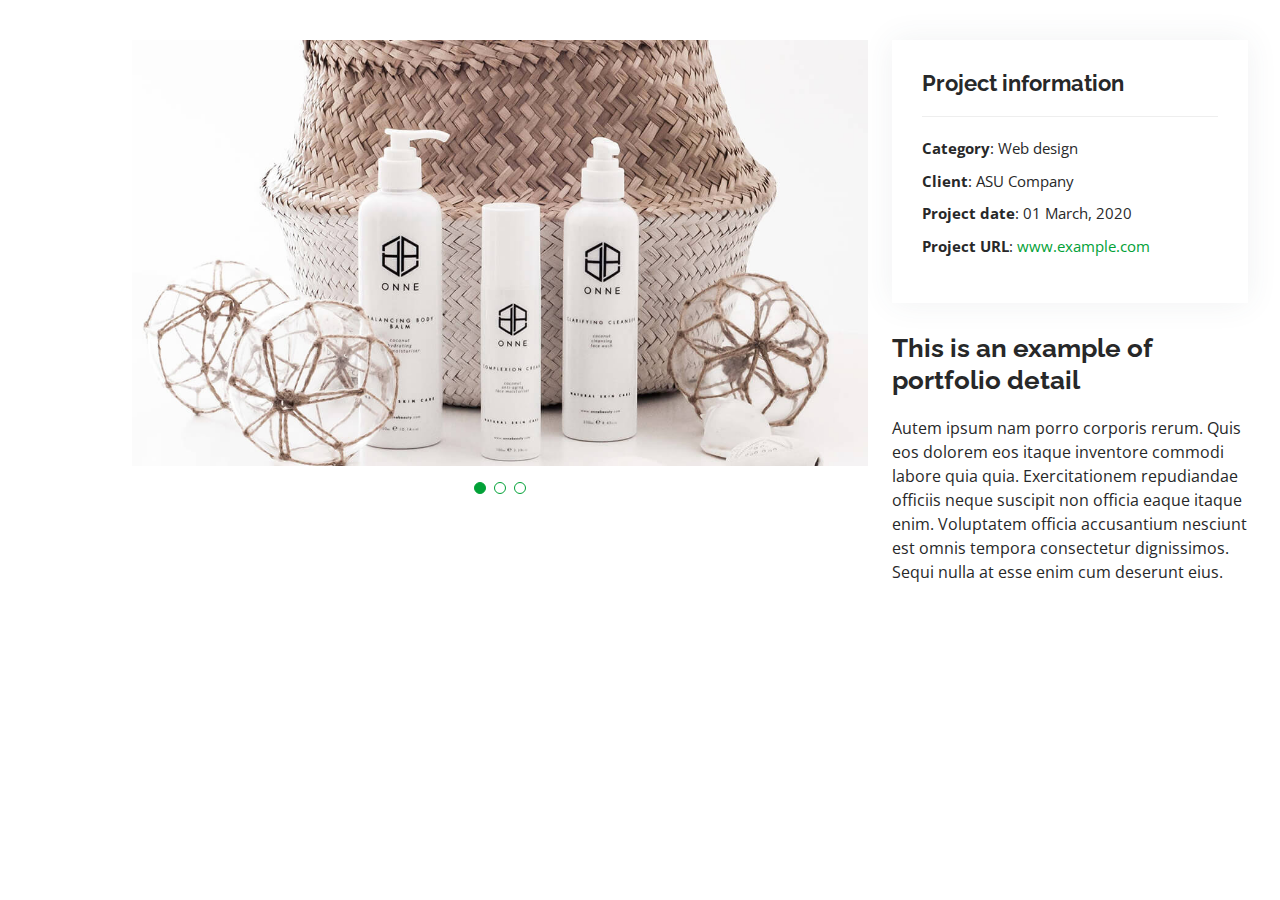
<file: portfolio-details.html>
<!DOCTYPE html>
<html lang="en">

<head>
  <meta charset="utf-8">
  <meta content="width=device-width, initial-scale=1.0" name="viewport">

  <title>Portfolio Details - Personal Bootstrap Template</title>
  <meta content="" name="description">
  <meta content="" name="keywords">

  <!-- Favicons -->
  <link href="assets/img/favicon.png" rel="icon">
  <link href="assets/img/apple-touch-icon.png" rel="apple-touch-icon">

  <!-- Google Fonts -->
  <link href="https://fonts.googleapis.com/css?family=Open+Sans:300,300i,400,400i,600,600i,700,700i|Raleway:300,300i,400,400i,500,500i,600,600i,700,700i|Poppins:300,300i,400,400i,500,500i,600,600i,700,700i" rel="stylesheet">

  <!-- Vendor CSS Files -->
  <link href="assets/vendor/aos/aos.css" rel="stylesheet">
  <link href="assets/vendor/bootstrap/css/bootstrap.min.css" rel="stylesheet">
  <link href="assets/vendor/bootstrap-icons/bootstrap-icons.css" rel="stylesheet">
  <link href="assets/vendor/boxicons/css/boxicons.min.css" rel="stylesheet">
  <link href="assets/vendor/glightbox/css/glightbox.min.css" rel="stylesheet">
  <link href="assets/vendor/swiper/swiper-bundle.min.css" rel="stylesheet">

  <!-- Template Main CSS File -->
  <link href="assets/css/style.css" rel="stylesheet">

  <!-- =======================================================
  * Template Name: MyResume - v4.7.0
  * Template URL: https://bootstrapmade.com/free-html-bootstrap-template-my-resume/
  * Author: BootstrapMade.com
  * License: https://bootstrapmade.com/license/
  ======================================================== -->
</head>

<body>

  <main id="main">

    <!-- ======= Portfolio Details Section ======= -->
    <section id="portfolio-details" class="portfolio-details">
      <div class="container">

        <div class="row gy-4">

          <div class="col-lg-8">
            <div class="portfolio-details-slider swiper">
              <div class="swiper-wrapper align-items-center">

                <div class="swiper-slide">
                  <img src="assets/img/portfolio/portfolio-details-1.jpg" alt="">
                </div>

                <div class="swiper-slide">
                  <img src="assets/img/portfolio/portfolio-details-2.jpg" alt="">
                </div>

                <div class="swiper-slide">
                  <img src="assets/img/portfolio/portfolio-details-3.jpg" alt="">
                </div>

              </div>
              <div class="swiper-pagination"></div>
            </div>
          </div>

          <div class="col-lg-4">
            <div class="portfolio-info">
              <h3>Project information</h3>
              <ul>
                <li><strong>Category</strong>: Web design</li>
                <li><strong>Client</strong>: ASU Company</li>
                <li><strong>Project date</strong>: 01 March, 2020</li>
                <li><strong>Project URL</strong>: <a href="#">www.example.com</a></li>
              </ul>
            </div>
            <div class="portfolio-description">
              <h2>This is an example of portfolio detail</h2>
              <p>
                Autem ipsum nam porro corporis rerum. Quis eos dolorem eos itaque inventore commodi labore quia quia. Exercitationem repudiandae officiis neque suscipit non officia eaque itaque enim. Voluptatem officia accusantium nesciunt est omnis tempora consectetur dignissimos. Sequi nulla at esse enim cum deserunt eius.
              </p>
            </div>
          </div>

        </div>

      </div>
    </section><!-- End Portfolio Details Section -->

  </main><!-- End #main -->

  <div id="preloader"></div>
  <a href="#" class="back-to-top d-flex align-items-center justify-content-center"><i class="bi bi-arrow-up-short"></i></a>

  <!-- Vendor JS Files -->
  <script src="assets/vendor/purecounter/purecounter.js"></script>
  <script src="assets/vendor/aos/aos.js"></script>
  <script src="assets/vendor/bootstrap/js/bootstrap.bundle.min.js"></script>
  <script src="assets/vendor/glightbox/js/glightbox.min.js"></script>
  <script src="assets/vendor/isotope-layout/isotope.pkgd.min.js"></script>
  <script src="assets/vendor/swiper/swiper-bundle.min.js"></script>
  <script src="assets/vendor/typed.js/typed.min.js"></script>
  <script src="assets/vendor/waypoints/noframework.waypoints.js"></script>
  <script src="assets/vendor/php-email-form/validate.js"></script>

  <!-- Template Main JS File -->
  <script src="assets/js/main.js"></script>

</body>

</html>
</file>
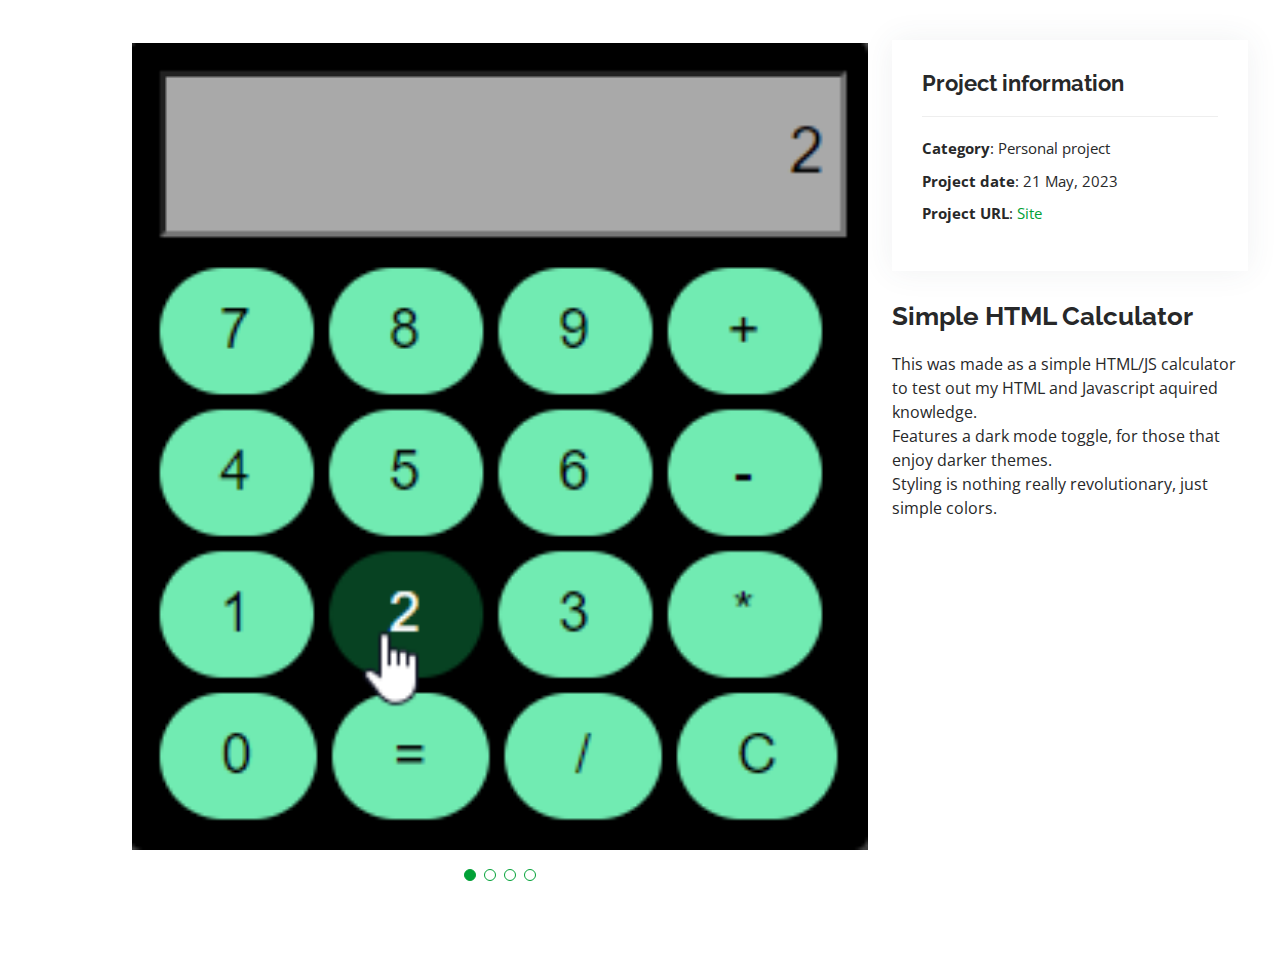
<file: assets/html/portfolio-details-1.html>
<!DOCTYPE html>
<html lang="en">

<head>
  <meta charset="utf-8">
  <meta content="width=device-width, initial-scale=1.0" name="viewport">

  <title>Portfolio Details - Personal Bootstrap Template</title>
  <meta content="" name="description">
  <meta content="" name="keywords">

  <!-- Favicons -->
  <link href="../img/favicon.png" rel="icon">
  <link href="../img/apple-touch-icon.png" rel="apple-touch-icon">

  <!-- Google Fonts -->
  <link href="https://fonts.googleapis.com/css?family=Open+Sans:300,300i,400,400i,600,600i,700,700i|Raleway:300,300i,400,400i,500,500i,600,600i,700,700i|Poppins:300,300i,400,400i,500,500i,600,600i,700,700i" rel="stylesheet">

  <!-- Vendor CSS Files -->
  <link href="../">
  <link href="../vendor/aos/aos.css" rel="stylesheet">
  <link href="../vendor/bootstrap/css/bootstrap.min.css" rel="stylesheet">
  <link href="../vendor/bootstrap-icons/bootstrap-icons.css" rel="stylesheet">
  <link href="../vendor/boxicons/css/boxicons.min.css" rel="stylesheet">
  <link href="../vendor/glightbox/css/glightbox.min.css" rel="stylesheet">
  <link href="../vendor/swiper/swiper-bundle.min.css" rel="stylesheet">

  <!-- Template Main CSS File -->
  <link href="../css/style.css" rel="stylesheet">

  <!-- =======================================================
  * Template Name: MyResume - v4.7.0
  * Template URL: https://bootstrapmade.com/free-html-bootstrap-template-my-resume/
  * Author: BootstrapMade.com
  * License: https://bootstrapmade.com/license/
  ======================================================== -->
</head>

<body>

  <main id="main">

    <!-- ======= Portfolio Details Section ======= -->
    <section id="portfolio-details" class="portfolio-details">
      <div class="container">

        <div class="row gy-4">

          <div class="col-lg-8">
            <div class="portfolio-details-slider swiper">
              <div class="swiper-wrapper align-items-center">

                <div class="swiper-slide">
                  <img src="../img/portfolio/calculator/calc1.png" alt="">
                </div>

                <div class="swiper-slide">
                  <img src="../img/portfolio/calculator/calc2.png" alt="">
                </div>

                <div class="swiper-slide">
                  <img src="../img/portfolio/calculator/calc3.png" alt="">
                </div>

                <div class="swiper-slide">
                  <img src="../img/portfolio/calculator/calc4.png" alt="">
                </div>

              </div>
              <div class="swiper-pagination"></div>
            </div>
          </div>

          <div class="col-lg-4">
            <div class="portfolio-info">
              <h3>Project information</h3>
              <ul>
                <li><strong>Category</strong>: Personal project</li>
                <li><strong>Project date</strong>: 21 May, 2023</li>
                <li><strong>Project URL</strong>: <a href="https://julius-ingeli.github.io/html-calculator.github.io/">Site</a></li>
              </ul>
            </div>
            <div class="portfolio-description">
              <h2>Simple HTML Calculator</h2>
              <p>
                This was made as a simple HTML/JS calculator to test out my HTML and Javascript aquired knowledge.<br>Features a dark mode toggle, for those that enjoy darker themes.<br> Styling is nothing really revolutionary, just simple colors.
              </p>
            </div>
          </div>

        </div>

      </div>
    </section><!-- End Portfolio Details Section -->

  </main><!-- End #main -->

  <div id="preloader"></div>
  <a href="#" class="back-to-top d-flex align-items-center justify-content-center"><i class="bi bi-arrow-up-short"></i></a>

  <!-- Vendor JS Files -->
  <script src="../vendor/purecounter/purecounter.js"></script>
  <script src="../vendor/aos/aos.js"></script>
  <script src="../vendor/bootstrap/js/bootstrap.bundle.min.js"></script>
  <script src="../vendor/glightbox/js/glightbox.min.js"></script>
  <script src="../vendor/isotope-layout/isotope.pkgd.min.js"></script>
  <script src="../vendor/swiper/swiper-bundle.min.js"></script>
  <script src="../vendor/typed.js/typed.min.js"></script>
  <script src="../vendor/waypoints/noframework.waypoints.js"></script>
  <script src="../vendor/php-email-form/validate.js"></script>

  <!-- Template Main JS File -->
  <script src="../js/main.js"></script>

</body>

</html>
</file>
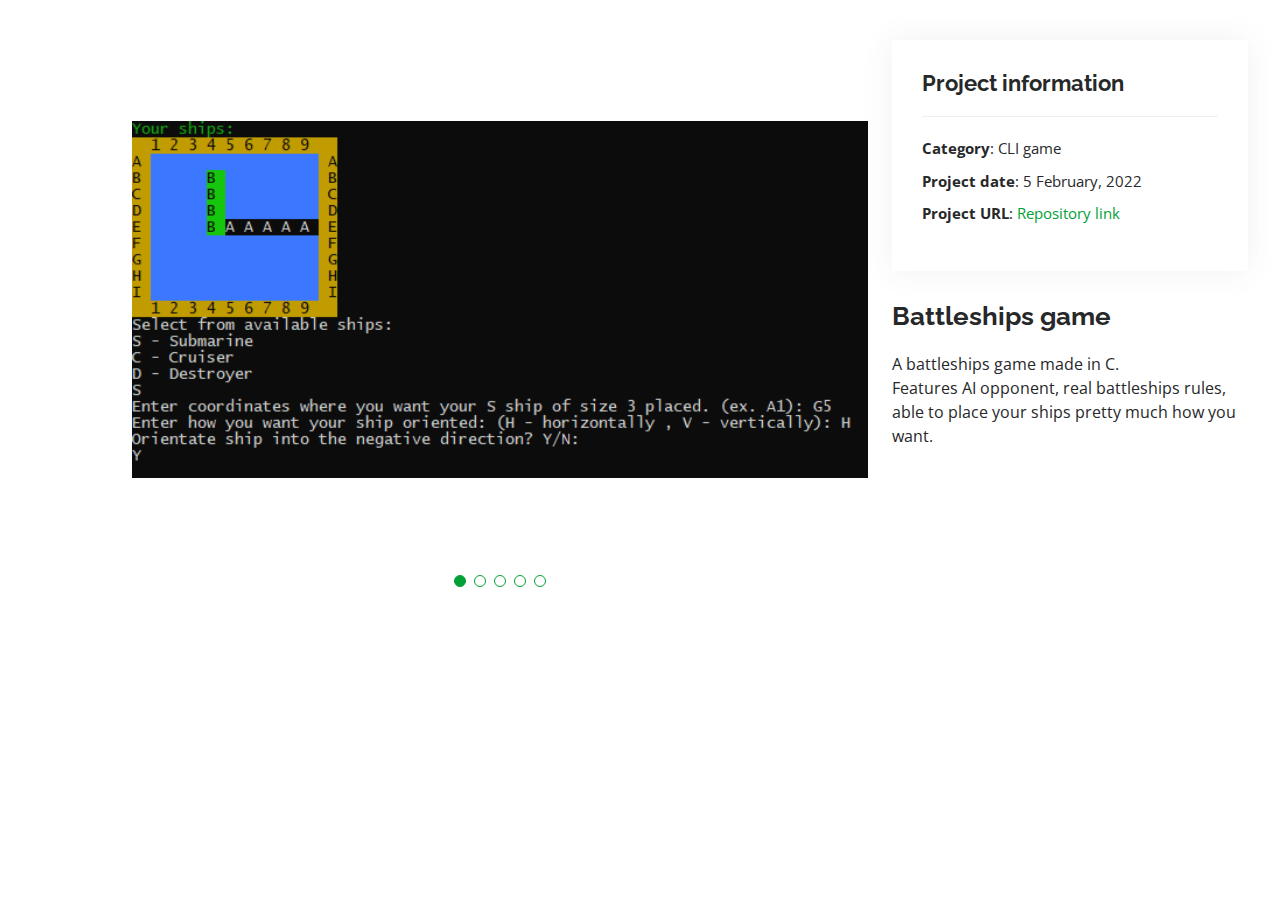
<file: assets/html/portfolio-details-2.html>
<!DOCTYPE html>
<html lang="en">

<head>
  <meta charset="utf-8">
  <meta content="width=device-width, initial-scale=1.0" name="viewport">

  <title>Portfolio Details - Personal Bootstrap Template</title>
  <meta content="" name="description">
  <meta content="" name="keywords">

  <!-- Favicons -->
  <link href="../img/favicon.png" rel="icon">
  <link href="../img/apple-touch-icon.png" rel="apple-touch-icon">

  <!-- Google Fonts -->
  <link href="https://fonts.googleapis.com/css?family=Open+Sans:300,300i,400,400i,600,600i,700,700i|Raleway:300,300i,400,400i,500,500i,600,600i,700,700i|Poppins:300,300i,400,400i,500,500i,600,600i,700,700i" rel="stylesheet">

  <!-- Vendor CSS Files -->
  <link href="../vendor/aos/aos.css" rel="stylesheet">
  <link href="../vendor/bootstrap/css/bootstrap.min.css" rel="stylesheet">
  <link href="../vendor/bootstrap-icons/bootstrap-icons.css" rel="stylesheet">
  <link href="../vendor/boxicons/css/boxicons.min.css" rel="stylesheet">
  <link href="../vendor/glightbox/css/glightbox.min.css" rel="stylesheet">
  <link href="../vendor/swiper/swiper-bundle.min.css" rel="stylesheet">

  <!-- Template Main CSS File -->
  <link href="../css/style.css" rel="stylesheet">

  <!-- =======================================================
  * Template Name: MyResume - v4.7.0
  * Template URL: https://bootstrapmade.com/free-html-bootstrap-template-my-resume/
  * Author: BootstrapMade.com
  * License: https://bootstrapmade.com/license/
  ======================================================== -->
</head>

<body>

  <main id="main">

    <!-- ======= Portfolio Details Section ======= -->
    <section id="portfolio-details" class="portfolio-details">
      <div class="container">

        <div class="row gy-4">

          <div class="col-lg-8">
            <div class="portfolio-details-slider swiper">
              <div class="swiper-wrapper align-items-center">

                <div class="swiper-slide">
                  <img src="../img/portfolio/battleships/game1.png" alt="">
                </div>

                <div class="swiper-slide">
                  <img src="../img/portfolio/battleships/game2.png" alt="">
                </div>

                <div class="swiper-slide">
                  <img src="../img/portfolio/battleships/game3.png" alt="">
                </div>

                <div class="swiper-slide">
                  <img src="../img/portfolio/battleships/game4.png" alt="">
                </div>

                <div class="swiper-slide">
                  <img src="../img/portfolio/battleships/game5.png" alt="">
                </div>

              </div>
              <div class="swiper-pagination"></div>
            </div>
          </div>

          <div class="col-lg-4">
            <div class="portfolio-info">
              <h3>Project information</h3>
              <ul>
                <li><strong>Category</strong>: CLI game</li>
                <li><strong>Project date</strong>: 5 February, 2022</li>
                <li><strong>Project URL</strong>: <a href="https://github.com/julius-ingeli/c-battleships-game">Repository link</a></li>
              </ul>
            </div>
            <div class="portfolio-description">
              <h2>Battleships game</h2>
              <p>
                A battleships game made in C. <br> Features AI opponent, real battleships rules, able to place your ships pretty much how you want.
              </p>
            </div>
          </div>

        </div>

      </div>
    </section><!-- End Portfolio Details Section -->

  </main><!-- End #main -->

  <div id="preloader"></div>
  <a href="#" class="back-to-top d-flex align-items-center justify-content-center"><i class="bi bi-arrow-up-short"></i></a>

  <!-- Vendor JS Files -->
  <script src="../vendor/purecounter/purecounter.js"></script>
  <script src="../vendor/aos/aos.js"></script>
  <script src="../vendor/bootstrap/js/bootstrap.bundle.min.js"></script>
  <script src="../vendor/glightbox/js/glightbox.min.js"></script>
  <script src="../vendor/isotope-layout/isotope.pkgd.min.js"></script>
  <script src="../vendor/swiper/swiper-bundle.min.js"></script>
  <script src="../vendor/typed.js/typed.min.js"></script>
  <script src="../vendor/waypoints/noframework.waypoints.js"></script>
  <script src="../vendor/php-email-form/validate.js"></script>

  <!-- Template Main JS File -->
  <script src="../js/main.js"></script>

</body>

</html>
</file>
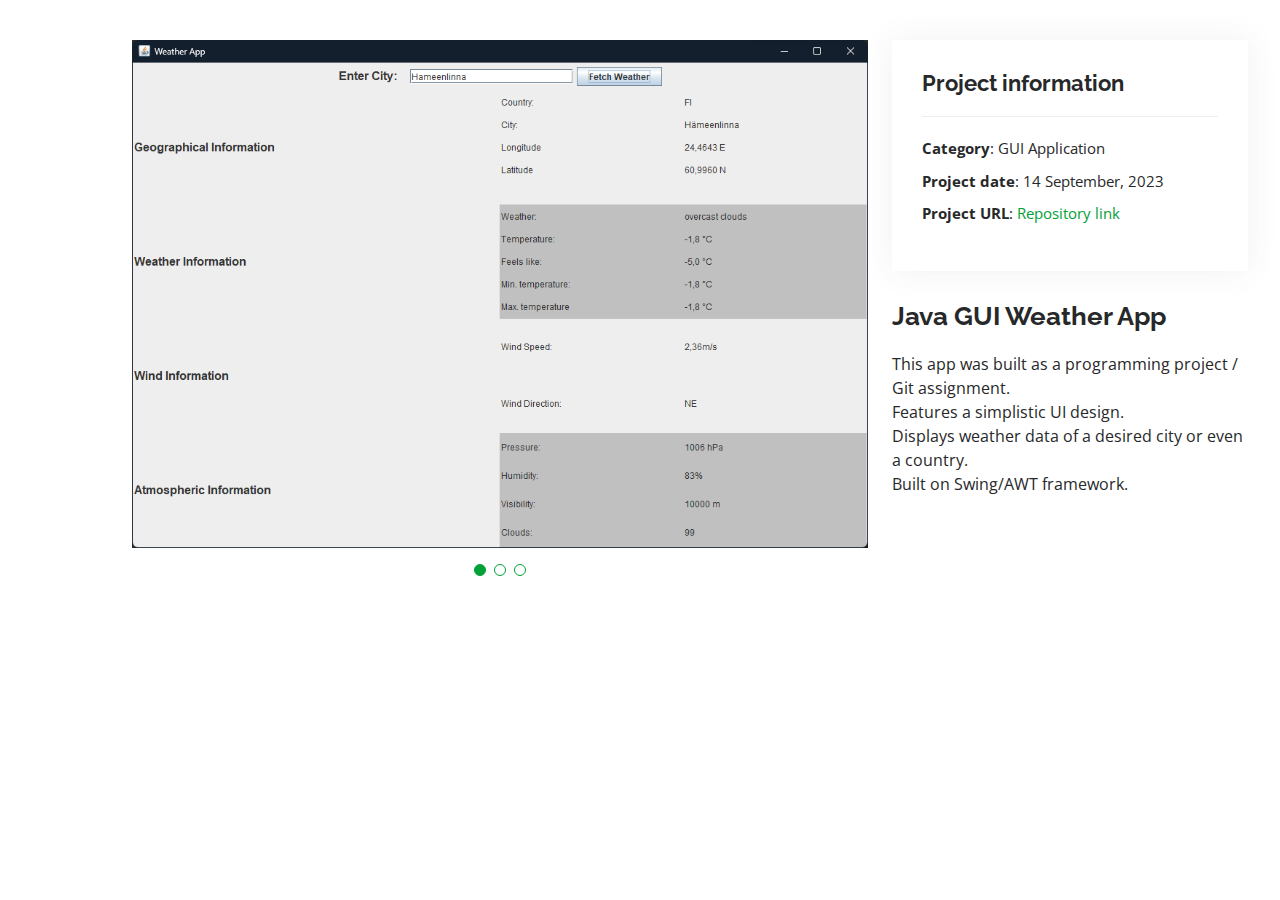
<file: assets/html/portfolio-details-3.html>
<!DOCTYPE html>
<html lang="en">

<head>
  <meta charset="utf-8">
  <meta content="width=device-width, initial-scale=1.0" name="viewport">

  <title>Portfolio Details - Personal Bootstrap Template</title>
  <meta content="" name="description">
  <meta content="" name="keywords">

  <!-- Favicons -->
  <link href="../img/favicon.png" rel="icon">
  <link href="../img/apple-touch-icon.png" rel="apple-touch-icon">

  <!-- Google Fonts -->
  <link href="https://fonts.googleapis.com/css?family=Open+Sans:300,300i,400,400i,600,600i,700,700i|Raleway:300,300i,400,400i,500,500i,600,600i,700,700i|Poppins:300,300i,400,400i,500,500i,600,600i,700,700i" rel="stylesheet">

  <!-- Vendor CSS Files -->
  <link href="../vendor/aos/aos.css" rel="stylesheet">
  <link href="../vendor/bootstrap/css/bootstrap.min.css" rel="stylesheet">
  <link href="../vendor/bootstrap-icons/bootstrap-icons.css" rel="stylesheet">
  <link href="../vendor/boxicons/css/boxicons.min.css" rel="stylesheet">
  <link href="../vendor/glightbox/css/glightbox.min.css" rel="stylesheet">
  <link href="../vendor/swiper/swiper-bundle.min.css" rel="stylesheet">

  <!-- Template Main CSS File -->
  <link href="../css/style.css" rel="stylesheet">

  <!-- =======================================================
  * Template Name: MyResume - v4.7.0
  * Template URL: https://bootstrapmade.com/free-html-bootstrap-template-my-resume/
  * Author: BootstrapMade.com
  * License: https://bootstrapmade.com/license/
  ======================================================== -->
</head>

<body>

  <main id="main">

    <!-- ======= Portfolio Details Section ======= -->
    <section id="portfolio-details" class="portfolio-details">
      <div class="container">

        <div class="row gy-4">

          <div class="col-lg-8">
            <div class="portfolio-details-slider swiper">
              <div class="swiper-wrapper align-items-center">

                <div class="swiper-slide">
                  <img src="../img/portfolio/weather app/wa1.png" alt="">
                </div>

                <div class="swiper-slide">
                  <img src="../img/portfolio/weather app/wa2.png" alt="">
                </div>

                <div class="swiper-slide">
                  <img src="../img/portfolio/weather app/wa3.png" alt="">
                </div>

              </div>
              <div class="swiper-pagination"></div>
            </div>
          </div>

          <div class="col-lg-4">
            <div class="portfolio-info">
              <h3>Project information</h3>
              <ul>
                <li><strong>Category</strong>: GUI Application</li>
                <li><strong>Project date</strong>: 14 September, 2023</li>
                <li><strong>Project URL</strong>: <a href="https://github.com/julius-ingeli/my-projects/tree/main/java/weather%20app">Repository link</a></li>
              </ul>
            </div>
            <div class="portfolio-description">
              <h2>Java GUI Weather App</h2>
              <p>
                This app was built as a programming project / Git assignment.
                <br>
                Features a simplistic UI design. <br>
                Displays weather data of a desired city or even a country. <br>
                Built on Swing/AWT framework.
              </p>
            </div>
          </div>

        </div>

      </div>
    </section><!-- End Portfolio Details Section -->

  </main><!-- End #main -->

  <div id="preloader"></div>
  <a href="#" class="back-to-top d-flex align-items-center justify-content-center"><i class="bi bi-arrow-up-short"></i></a>

  <!-- Vendor JS Files -->
  <script src="../vendor/purecounter/purecounter.js"></script>
  <script src="../vendor/aos/aos.js"></script>
  <script src="../vendor/bootstrap/js/bootstrap.bundle.min.js"></script>
  <script src="../vendor/glightbox/js/glightbox.min.js"></script>
  <script src="../vendor/isotope-layout/isotope.pkgd.min.js"></script>
  <script src="../vendor/swiper/swiper-bundle.min.js"></script>
  <script src="../vendor/typed.js/typed.min.js"></script>
  <script src="../vendor/waypoints/noframework.waypoints.js"></script>
  <script src="../vendor/php-email-form/validate.js"></script>

  <!-- Template Main JS File -->
  <script src="../js/main.js"></script>

</body>

</html>
</file>
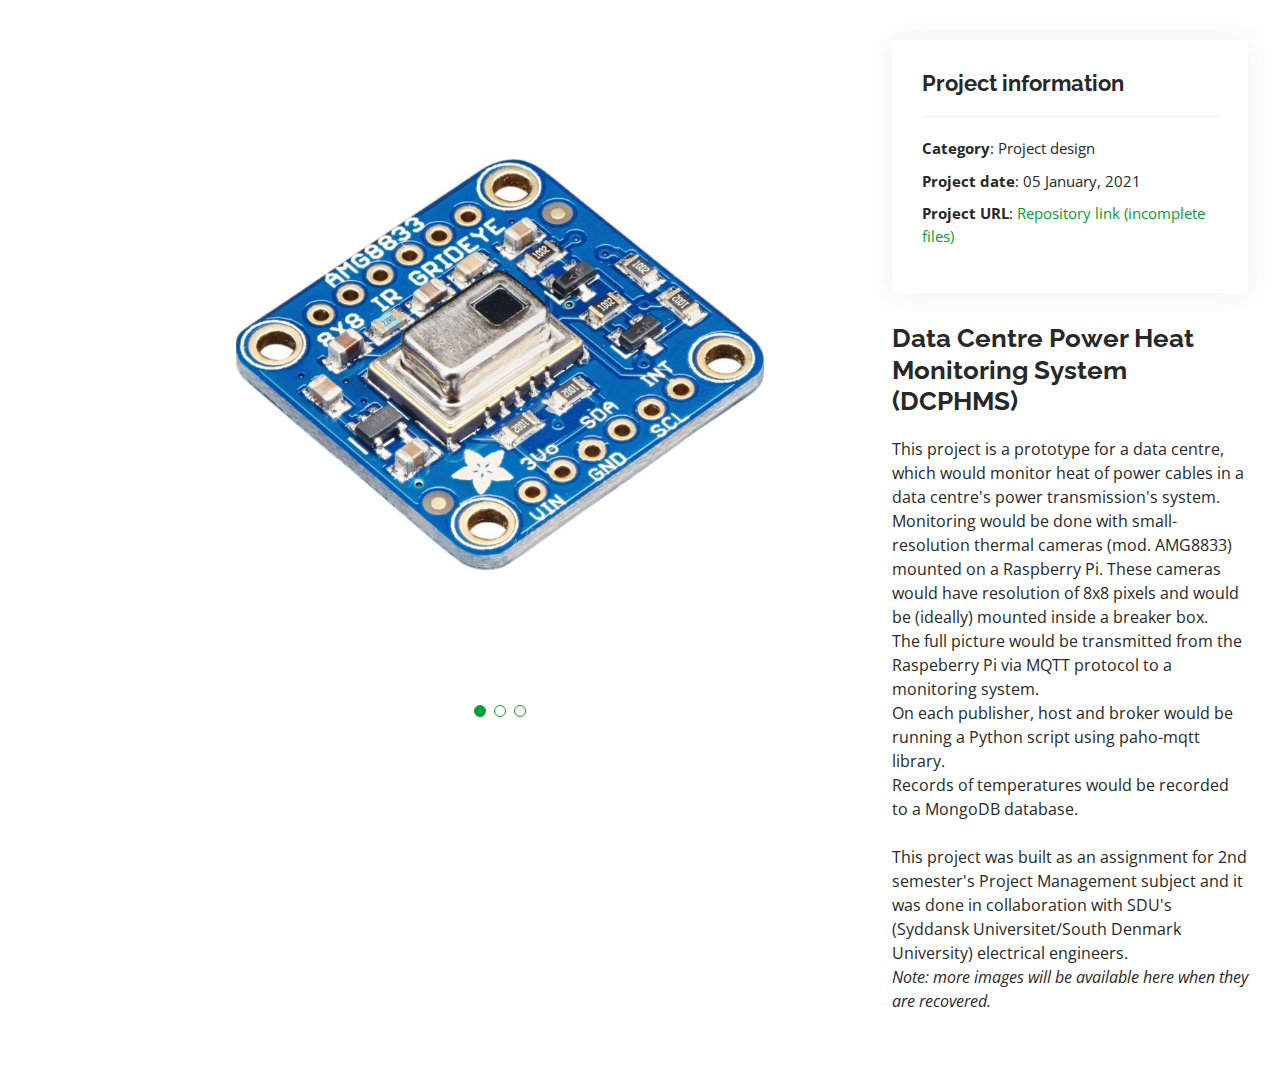
<file: assets/html/portfolio-details-4.html>
<!DOCTYPE html>
<html lang="en">

<head>
  <meta charset="utf-8">
  <meta content="width=device-width, initial-scale=1.0" name="viewport">

  <title>Portfolio Details - Personal Bootstrap Template</title>
  <meta content="" name="description">
  <meta content="" name="keywords">

  <!-- Favicons -->
  <link href="../img/favicon.png" rel="icon">
  <link href="../img/apple-touch-icon.png" rel="apple-touch-icon">

  <!-- Google Fonts -->
  <link href="https://fonts.googleapis.com/css?family=Open+Sans:300,300i,400,400i,600,600i,700,700i|Raleway:300,300i,400,400i,500,500i,600,600i,700,700i|Poppins:300,300i,400,400i,500,500i,600,600i,700,700i" rel="stylesheet">

  <!-- Vendor CSS Files -->
  <link href="../vendor/aos/aos.css" rel="stylesheet">
  <link href="../vendor/bootstrap/css/bootstrap.min.css" rel="stylesheet">
  <link href="../vendor/bootstrap-icons/bootstrap-icons.css" rel="stylesheet">
  <link href="../vendor/boxicons/css/boxicons.min.css" rel="stylesheet">
  <link href="../vendor/glightbox/css/glightbox.min.css" rel="stylesheet">
  <link href="../vendor/swiper/swiper-bundle.min.css" rel="stylesheet">

  <!-- Template Main CSS File -->
  <link href="../css/style.css" rel="stylesheet">

  <!-- =======================================================
  * Template Name: MyResume - v4.7.0
  * Template URL: https://bootstrapmade.com/free-html-bootstrap-template-my-resume/
  * Author: BootstrapMade.com
  * License: https://bootstrapmade.com/license/
  ======================================================== -->
</head>

<body>

  <main id="main">

    <!-- ======= Portfolio Details Section ======= -->
    <section id="portfolio-details" class="portfolio-details">
      <div class="container">

        <div class="row gy-4">

          <div class="col-lg-8">
            <div class="portfolio-details-slider swiper">
              <div class="swiper-wrapper align-items-center">

                <div class="swiper-slide">
                  <img src="../img/portfolio/datacentre/dc1.jpg" alt="">
                </div>

                <div class="swiper-slide">
                  <img src="../img/portfolio/datacentre/dc2.jpg" alt="">
                </div>

                <div class="swiper-slide">
                  <img src="../img/portfolio/datacentre/dc3.jpg" alt="">
                </div>

              </div>
              <div class="swiper-pagination"></div>
            </div>
          </div>

          <div class="col-lg-4">
            <div class="portfolio-info">
              <h3>Project information</h3>
              <ul>
                <li><strong>Category</strong>: Project design</li>
                <li><strong>Project date</strong>: 05 January, 2021</li>
                <li><strong>Project URL</strong>: <a href="https://gitlab.com/SolidSnakeSVK/my_repo_for_uploading_code/-/tree/main/data_centre_projectfiles?ref_type=heads">Repository link (incomplete files)</a></li>
              </ul>
            </div>
            <div class="portfolio-description">
              <h2>Data Centre Power Heat Monitoring System (DCPHMS)</h2>
              <p>
                This project is a prototype for a data centre, which would monitor heat of power cables in a data centre's power transmission's system.<br>
                Monitoring would be done with small-resolution thermal cameras (mod. AMG8833) mounted on a Raspberry Pi. These cameras would have resolution of 8x8 pixels and would be (ideally) mounted inside a breaker box. <br>
                The full picture would be transmitted from the Raspeberry Pi via MQTT protocol to a monitoring system.<br>
                On each publisher, host and broker would be running a Python script using paho-mqtt library.<br>
                Records of temperatures would be recorded to a MongoDB database.<br>
                <br>
                This project was built as an assignment for 2nd semester's Project Management subject and it was done in collaboration with SDU's (Syddansk Universitet/South Denmark University) electrical engineers.<br>

                <i>Note: more images will be available here when they are recovered.</i>

              </p>
            </div>
          </div>

        </div>

      </div>
    </section><!-- End Portfolio Details Section -->

  </main><!-- End #main -->

  <div id="preloader"></div>
  <a href="#" class="back-to-top d-flex align-items-center justify-content-center"><i class="bi bi-arrow-up-short"></i></a>

  <!-- Vendor JS Files -->
  <script src="../vendor/purecounter/purecounter.js"></script>
  <script src="../vendor/aos/aos.js"></script>
  <script src="../vendor/bootstrap/js/bootstrap.bundle.min.js"></script>
  <script src="../vendor/glightbox/js/glightbox.min.js"></script>
  <script src="../vendor/isotope-layout/isotope.pkgd.min.js"></script>
  <script src="../vendor/swiper/swiper-bundle.min.js"></script>
  <script src="../vendor/typed.js/typed.min.js"></script>
  <script src="../vendor/waypoints/noframework.waypoints.js"></script>
  <script src="../vendor/php-email-form/validate.js"></script>

  <!-- Template Main JS File -->
  <script src="../js/main.js"></script>

</body>

</html>
</file>
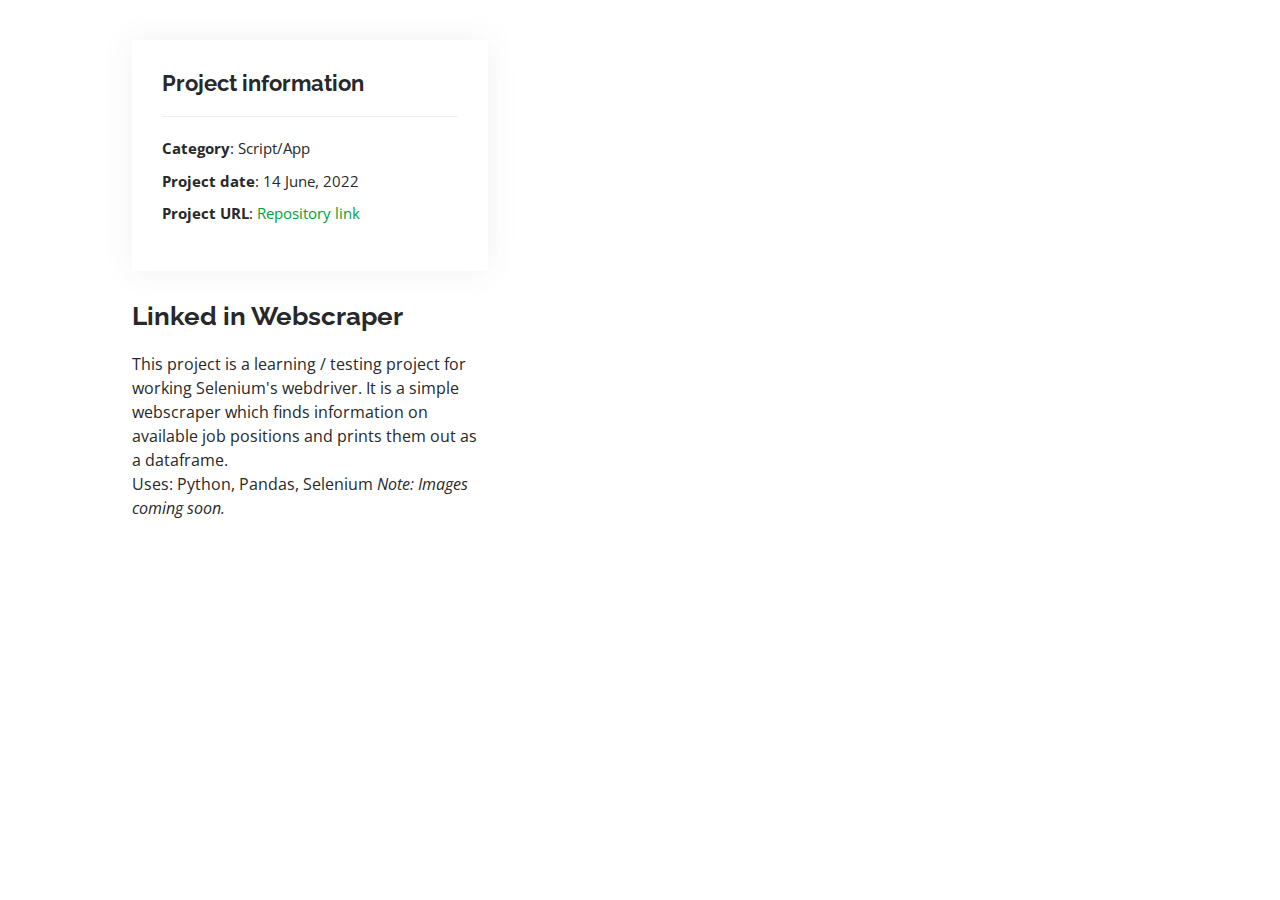
<file: assets/html/portfolio-details-5.html>
<!DOCTYPE html>
<html lang="en">

<head>
  <meta charset="utf-8">
  <meta content="width=device-width, initial-scale=1.0" name="viewport">

  <title>Portfolio Details - Personal Bootstrap Template</title>
  <meta content="" name="description">
  <meta content="" name="keywords">

  <!-- Favicons -->
  <link href="../img/favicon.png" rel="icon">
  <link href="../img/apple-touch-icon.png" rel="apple-touch-icon">

  <!-- Google Fonts -->
  <link href="https://fonts.googleapis.com/css?family=Open+Sans:300,300i,400,400i,600,600i,700,700i|Raleway:300,300i,400,400i,500,500i,600,600i,700,700i|Poppins:300,300i,400,400i,500,500i,600,600i,700,700i" rel="stylesheet">

  <!-- Vendor CSS Files -->
  <link href="../vendor/aos/aos.css" rel="stylesheet">
  <link href="../vendor/bootstrap/css/bootstrap.min.css" rel="stylesheet">
  <link href="../vendor/bootstrap-icons/bootstrap-icons.css" rel="stylesheet">
  <link href="../vendor/boxicons/css/boxicons.min.css" rel="stylesheet">
  <link href="../vendor/glightbox/css/glightbox.min.css" rel="stylesheet">
  <link href="../vendor/swiper/swiper-bundle.min.css" rel="stylesheet">

  <!-- Template Main CSS File -->
  <link href="../css/style.css" rel="stylesheet">

  <!-- =======================================================
  * Template Name: MyResume - v4.7.0
  * Template URL: https://bootstrapmade.com/free-html-bootstrap-template-my-resume/
  * Author: BootstrapMade.com
  * License: https://bootstrapmade.com/license/
  ======================================================== -->
</head>

<body>

  <main id="main">

    <!-- ======= Portfolio Details Section ======= -->
    <section id="portfolio-details" class="portfolio-details">
      <div class="container">

        <div class="row gy-4">
          <!-- 
          <div class="col-lg-8">
            <div class="portfolio-details-slider swiper">
              <div class="swiper-wrapper align-items-center">

                <div class="swiper-slide">
                  <img src="" alt="">
                </div>

                <div class="swiper-slide">
                  <img src="" alt="">
                </div>

                <div class="swiper-slide">
                  <img src="" alt="">
                </div>

              </div>
              <div class="swiper-pagination"></div>
            </div>
          </div>
          -->

          <div class="col-lg-4">
            <div class="portfolio-info">
              <h3>Project information</h3>
              <ul>
                <li><strong>Category</strong>: Script/App</li>
                <li><strong>Project date</strong>: 14 June, 2022</li>
                <li><strong>Project URL</strong>: <a href="https://github.com/julius-ingeli/linkedin-webscraper">Repository link</a></li>
              </ul>
            </div>
            <div class="portfolio-description">
              <h2>Linked in Webscraper</h2>
              <p>
                This project is a learning / testing project for working Selenium's webdriver. 
                It is a simple webscraper which finds information on available job positions and prints them out as a dataframe.
                <br>
                Uses: Python, Pandas, Selenium

                <i>Note: Images coming soon.</i>
              
              </p>
            </div>
          </div>

        </div>

      </div>
    </section><!-- End Portfolio Details Section -->

  </main><!-- End #main -->

  <div id="preloader"></div>
  <a href="#" class="back-to-top d-flex align-items-center justify-content-center"><i class="bi bi-arrow-up-short"></i></a>

  <!-- Vendor JS Files -->
  <script src="../vendor/purecounter/purecounter.js"></script>
  <script src="../vendor/aos/aos.js"></script>
  <script src="../vendor/bootstrap/js/bootstrap.bundle.min.js"></script>
  <script src="../vendor/glightbox/js/glightbox.min.js"></script>
  <script src="../vendor/isotope-layout/isotope.pkgd.min.js"></script>
  <script src="../vendor/swiper/swiper-bundle.min.js"></script>
  <script src="../vendor/typed.js/typed.min.js"></script>
  <script src="../vendor/waypoints/noframework.waypoints.js"></script>
  <script src="../vendor/php-email-form/validate.js"></script>

  <!-- Template Main JS File -->
  <script src="../js/main.js"></script>

</body>

</html>
</file>
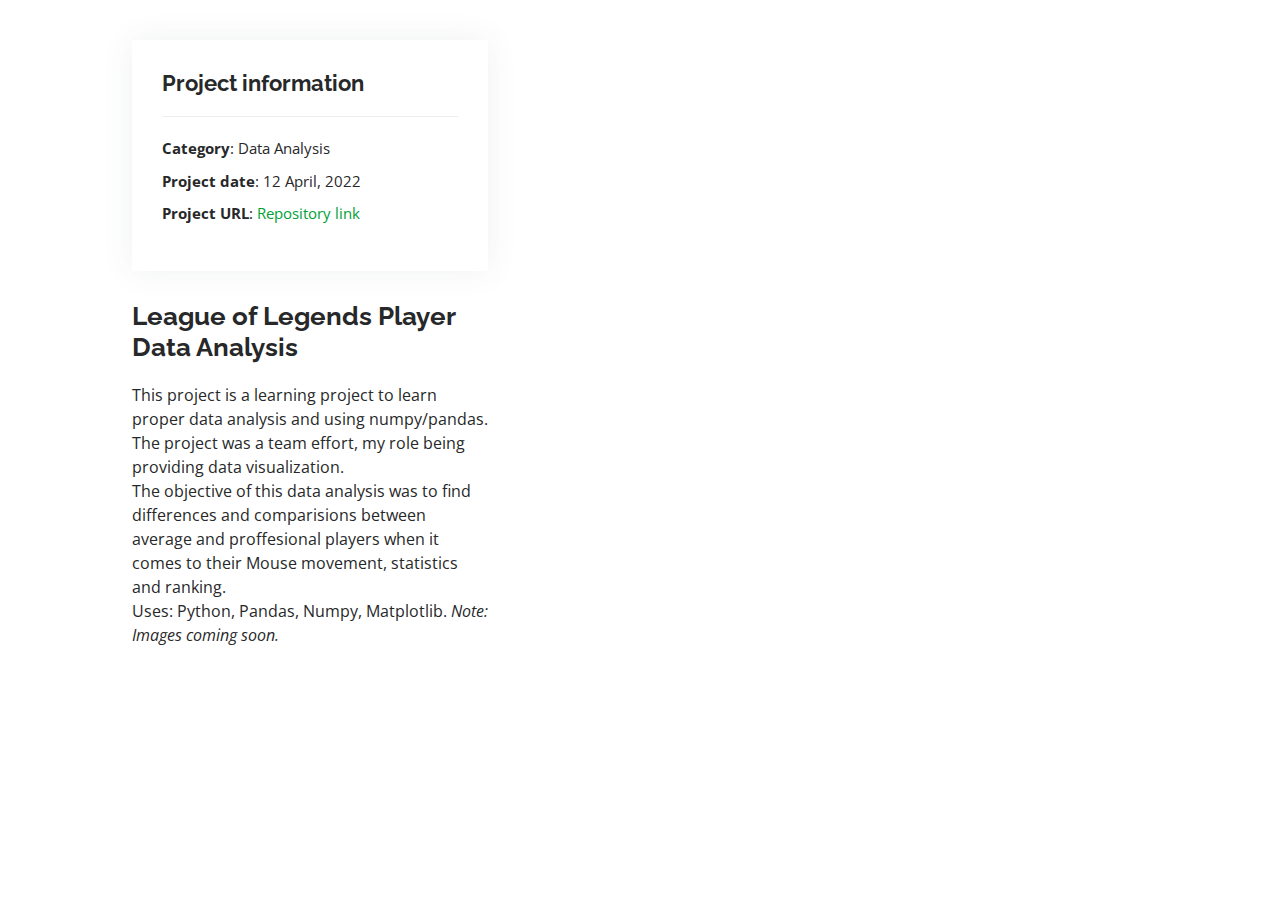
<file: assets/html/portfolio-details-6.html>
<!DOCTYPE html>
<html lang="en">

<head>
  <meta charset="utf-8">
  <meta content="width=device-width, initial-scale=1.0" name="viewport">

  <title>Portfolio Details - Personal Bootstrap Template</title>
  <meta content="" name="description">
  <meta content="" name="keywords">

  <!-- Favicons -->
  <link href="../img/favicon.png" rel="icon">
  <link href="../img/apple-touch-icon.png" rel="apple-touch-icon">

  <!-- Google Fonts -->
  <link href="https://fonts.googleapis.com/css?family=Open+Sans:300,300i,400,400i,600,600i,700,700i|Raleway:300,300i,400,400i,500,500i,600,600i,700,700i|Poppins:300,300i,400,400i,500,500i,600,600i,700,700i" rel="stylesheet">

  <!-- Vendor CSS Files -->
  <link href="../vendor/aos/aos.css" rel="stylesheet">
  <link href="../vendor/bootstrap/css/bootstrap.min.css" rel="stylesheet">
  <link href="../vendor/bootstrap-icons/bootstrap-icons.css" rel="stylesheet">
  <link href="../vendor/boxicons/css/boxicons.min.css" rel="stylesheet">
  <link href="../vendor/glightbox/css/glightbox.min.css" rel="stylesheet">
  <link href="../vendor/swiper/swiper-bundle.min.css" rel="stylesheet">

  <!-- Template Main CSS File -->
  <link href="../css/style.css" rel="stylesheet">

  <!-- =======================================================
  * Template Name: MyResume - v4.7.0
  * Template URL: https://bootstrapmade.com/free-html-bootstrap-template-my-resume/
  * Author: BootstrapMade.com
  * License: https://bootstrapmade.com/license/
  ======================================================== -->
</head>

<body>

  <main id="main">

    <!-- ======= Portfolio Details Section ======= -->
    <section id="portfolio-details" class="portfolio-details">
      <div class="container">

        <div class="row gy-4">
          <!-- 
          <div class="col-lg-8">
            <div class="portfolio-details-slider swiper">
              <div class="swiper-wrapper align-items-center">

                <div class="swiper-slide">
                  <img src="" alt="">
                </div>

                <div class="swiper-slide">
                  <img src="" alt="">
                </div>

                <div class="swiper-slide">
                  <img src="" alt="">
                </div>

              </div>
              <div class="swiper-pagination"></div>
            </div>
          </div>
          -->

          <div class="col-lg-4">
            <div class="portfolio-info">
              <h3>Project information</h3>
              <ul>
                <li><strong>Category</strong>: Data Analysis</li>
                <li><strong>Project date</strong>: 12 April, 2022</li>
                <li><strong>Project URL</strong>: <a href="https://github.com/julius-ingeli/LoL-Player-Data-Analysis">Repository link</a></li>
              </ul>
            </div>
            <div class="portfolio-description">
              <h2>League of Legends Player Data Analysis</h2>
              <p>
                This project is a learning project to learn proper data analysis and using numpy/pandas. 
                The project was a team effort, my role being providing data visualization.<br>
                The objective of this data analysis was to find differences and comparisions between average and proffesional players when it comes to their Mouse movement, statistics and ranking.
                <br>
                Uses: Python, Pandas, Numpy, Matplotlib.

                <i>Note: Images coming soon.</i>
              
              </p>
            </div>
          </div>

        </div>

      </div>
    </section><!-- End Portfolio Details Section -->

  </main><!-- End #main -->

  <div id="preloader"></div>
  <a href="#" class="back-to-top d-flex align-items-center justify-content-center"><i class="bi bi-arrow-up-short"></i></a>

  <!-- Vendor JS Files -->
  <script src="../vendor/purecounter/purecounter.js"></script>
  <script src="../vendor/aos/aos.js"></script>
  <script src="../vendor/bootstrap/js/bootstrap.bundle.min.js"></script>
  <script src="../vendor/glightbox/js/glightbox.min.js"></script>
  <script src="../vendor/isotope-layout/isotope.pkgd.min.js"></script>
  <script src="../vendor/swiper/swiper-bundle.min.js"></script>
  <script src="../vendor/typed.js/typed.min.js"></script>
  <script src="../vendor/waypoints/noframework.waypoints.js"></script>
  <script src="../vendor/php-email-form/validate.js"></script>

  <!-- Template Main JS File -->
  <script src="../js/main.js"></script>

</body>

</html>
</file>
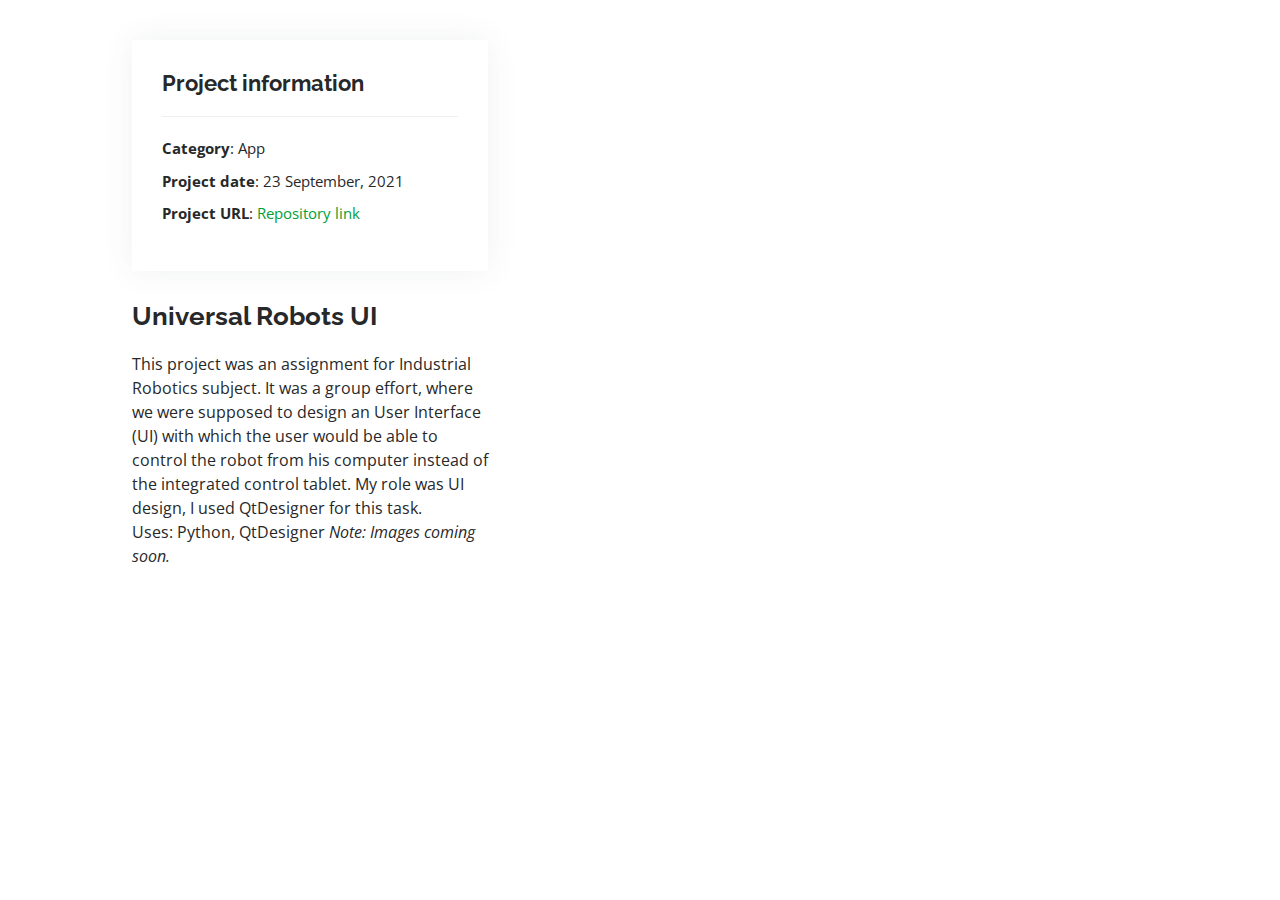
<file: assets/html/portfolio-details-7.html>
<!DOCTYPE html>
<html lang="en">

<head>
  <meta charset="utf-8">
  <meta content="width=device-width, initial-scale=1.0" name="viewport">

  <title>Portfolio Details - Personal Bootstrap Template</title>
  <meta content="" name="description">
  <meta content="" name="keywords">

  <!-- Favicons -->
  <link href="../img/favicon.png" rel="icon">
  <link href="../img/apple-touch-icon.png" rel="apple-touch-icon">

  <!-- Google Fonts -->
  <link href="https://fonts.googleapis.com/css?family=Open+Sans:300,300i,400,400i,600,600i,700,700i|Raleway:300,300i,400,400i,500,500i,600,600i,700,700i|Poppins:300,300i,400,400i,500,500i,600,600i,700,700i" rel="stylesheet">

  <!-- Vendor CSS Files -->
  <link href="../vendor/aos/aos.css" rel="stylesheet">
  <link href="../vendor/bootstrap/css/bootstrap.min.css" rel="stylesheet">
  <link href="../vendor/bootstrap-icons/bootstrap-icons.css" rel="stylesheet">
  <link href="../vendor/boxicons/css/boxicons.min.css" rel="stylesheet">
  <link href="../vendor/glightbox/css/glightbox.min.css" rel="stylesheet">
  <link href="../vendor/swiper/swiper-bundle.min.css" rel="stylesheet">

  <!-- Template Main CSS File -->
  <link href="../css/style.css" rel="stylesheet">

  <!-- =======================================================
  * Template Name: MyResume - v4.7.0
  * Template URL: https://bootstrapmade.com/free-html-bootstrap-template-my-resume/
  * Author: BootstrapMade.com
  * License: https://bootstrapmade.com/license/
  ======================================================== -->
</head>

<body>

  <main id="main">

    <!-- ======= Portfolio Details Section ======= -->
    <section id="portfolio-details" class="portfolio-details">
      <div class="container">

        <div class="row gy-4">
          <!-- 
          <div class="col-lg-8">
            <div class="portfolio-details-slider swiper">
              <div class="swiper-wrapper align-items-center">

                <div class="swiper-slide">
                  <img src="" alt="">
                </div>

                <div class="swiper-slide">
                  <img src="" alt="">
                </div>

                <div class="swiper-slide">
                  <img src="" alt="">
                </div>

              </div>
              <div class="swiper-pagination"></div>
            </div>
          </div>
          -->

          <div class="col-lg-4">
            <div class="portfolio-info">
              <h3>Project information</h3>
              <ul>
                <li><strong>Category</strong>: App</li>
                <li><strong>Project date</strong>: 23 September, 2021</li>
                <li><strong>Project URL</strong>: <a href="https://gitlab.com/JBRD99/ur-user-interface">Repository link</a></li>
              </ul>
            </div>
            <div class="portfolio-description">
              <h2>Universal Robots UI</h2>
              <p>
                This project was an assignment for Industrial Robotics subject. 
                It was a group effort, where we were supposed to design an User Interface (UI) with which the user would be able to control the robot from his computer instead of the integrated control tablet.
                My role was UI design, I used QtDesigner for this task.
                <br>
                Uses: Python, QtDesigner

                <i>Note: Images coming soon.</i>
              
              </p>
            </div>
          </div>

        </div>

      </div>
    </section><!-- End Portfolio Details Section -->

  </main><!-- End #main -->

  <div id="preloader"></div>
  <a href="#" class="back-to-top d-flex align-items-center justify-content-center"><i class="bi bi-arrow-up-short"></i></a>

  <!-- Vendor JS Files -->
  <script src="../vendor/purecounter/purecounter.js"></script>
  <script src="../vendor/aos/aos.js"></script>
  <script src="../vendor/bootstrap/js/bootstrap.bundle.min.js"></script>
  <script src="../vendor/glightbox/js/glightbox.min.js"></script>
  <script src="../vendor/isotope-layout/isotope.pkgd.min.js"></script>
  <script src="../vendor/swiper/swiper-bundle.min.js"></script>
  <script src="../vendor/typed.js/typed.min.js"></script>
  <script src="../vendor/waypoints/noframework.waypoints.js"></script>
  <script src="../vendor/php-email-form/validate.js"></script>

  <!-- Template Main JS File -->
  <script src="../js/main.js"></script>

</body>

</html>
</file>
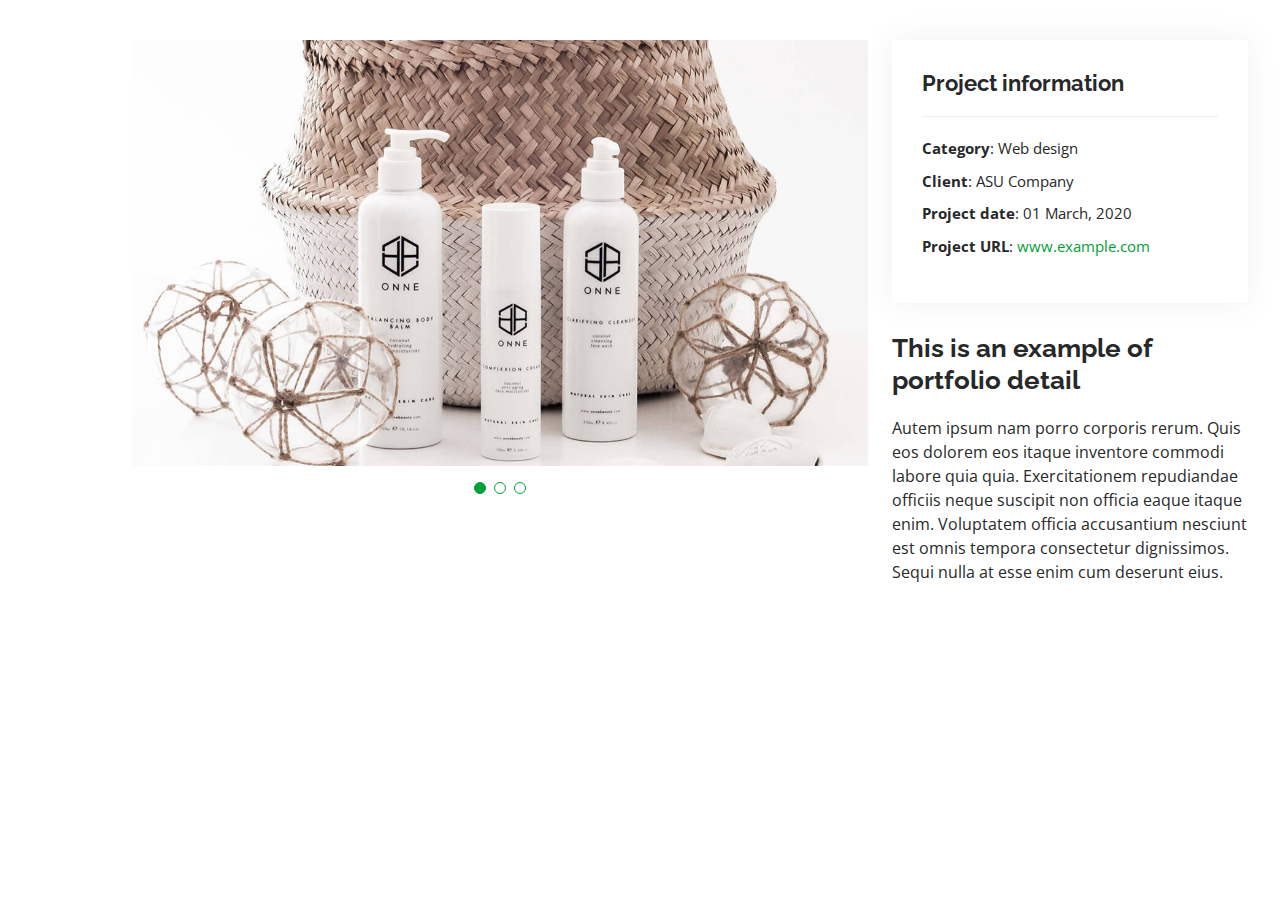
<file: assets/html/portfolio-details.html>
<!DOCTYPE html>
<html lang="en">

<head>
  <meta charset="utf-8">
  <meta content="width=device-width, initial-scale=1.0" name="viewport">

  <title>Portfolio Details - Personal Bootstrap Template</title>
  <meta content="" name="description">
  <meta content="" name="keywords">

  <!-- Favicons -->
  <link href="../img/favicon.png" rel="icon">
  <link href="../img/apple-touch-icon.png" rel="apple-touch-icon">

  <!-- Google Fonts -->
  <link href="https://fonts.googleapis.com/css?family=Open+Sans:300,300i,400,400i,600,600i,700,700i|Raleway:300,300i,400,400i,500,500i,600,600i,700,700i|Poppins:300,300i,400,400i,500,500i,600,600i,700,700i" rel="stylesheet">

  <!-- Vendor CSS Files -->
  <link href="../vendor/aos/aos.css" rel="stylesheet">
  <link href="../vendor/bootstrap/css/bootstrap.min.css" rel="stylesheet">
  <link href="../vendor/bootstrap-icons/bootstrap-icons.css" rel="stylesheet">
  <link href="../vendor/boxicons/css/boxicons.min.css" rel="stylesheet">
  <link href="../vendor/glightbox/css/glightbox.min.css" rel="stylesheet">
  <link href="../vendor/swiper/swiper-bundle.min.css" rel="stylesheet">

  <!-- Template Main CSS File -->
  <link href="../css/style.css" rel="stylesheet">

  <!-- =======================================================
  * Template Name: MyResume - v4.7.0
  * Template URL: https://bootstrapmade.com/free-html-bootstrap-template-my-resume/
  * Author: BootstrapMade.com
  * License: https://bootstrapmade.com/license/
  ======================================================== -->
</head>

<body>

  <main id="main">

    <!-- ======= Portfolio Details Section ======= -->
    <section id="portfolio-details" class="portfolio-details">
      <div class="container">

        <div class="row gy-4">

          <div class="col-lg-8">
            <div class="portfolio-details-slider swiper">
              <div class="swiper-wrapper align-items-center">

                <div class="swiper-slide">
                  <img src="../img/portfolio/portfolio-details-1.jpg" alt="">
                </div>

                <div class="swiper-slide">
                  <img src="../img/portfolio/portfolio-details-2.jpg" alt="">
                </div>

                <div class="swiper-slide">
                  <img src="../img/portfolio/portfolio-details-3.jpg" alt="">
                </div>

              </div>
              <div class="swiper-pagination"></div>
            </div>
          </div>

          <div class="col-lg-4">
            <div class="portfolio-info">
              <h3>Project information</h3>
              <ul>
                <li><strong>Category</strong>: Web design</li>
                <li><strong>Client</strong>: ASU Company</li>
                <li><strong>Project date</strong>: 01 March, 2020</li>
                <li><strong>Project URL</strong>: <a href="#">www.example.com</a></li>
              </ul>
            </div>
            <div class="portfolio-description">
              <h2>This is an example of portfolio detail</h2>
              <p>
                Autem ipsum nam porro corporis rerum. Quis eos dolorem eos itaque inventore commodi labore quia quia. Exercitationem repudiandae officiis neque suscipit non officia eaque itaque enim. Voluptatem officia accusantium nesciunt est omnis tempora consectetur dignissimos. Sequi nulla at esse enim cum deserunt eius.
              </p>
            </div>
          </div>

        </div>

      </div>
    </section><!-- End Portfolio Details Section -->

  </main><!-- End #main -->

  <div id="preloader"></div>
  <a href="#" class="back-to-top d-flex align-items-center justify-content-center"><i class="bi bi-arrow-up-short"></i></a>

  <!-- Vendor JS Files -->
  <script src="../vendor/purecounter/purecounter.js"></script>
  <script src="../vendor/aos/aos.js"></script>
  <script src="../vendor/bootstrap/js/bootstrap.bundle.min.js"></script>
  <script src="../vendor/glightbox/js/glightbox.min.js"></script>
  <script src="../vendor/isotope-layout/isotope.pkgd.min.js"></script>
  <script src="../vendor/swiper/swiper-bundle.min.js"></script>
  <script src="../vendor/typed.js/typed.min.js"></script>
  <script src="../vendor/waypoints/noframework.waypoints.js"></script>
  <script src="../vendor/php-email-form/validate.js"></script>

  <!-- Template Main JS File -->
  <script src="../js/main.js"></script>

</body>

</html>
</file>
<file: assets/css/style.css>
/**
* Template Name: MyResume - v4.7.0
* Template URL: https://bootstrapmade.com/free-html-bootstrap-template-my-resume/
* Author: BootstrapMade.com
* License: https://bootstrapmade.com/license/
*/

/*--------------------------------------------------------------
# General
--------------------------------------------------------------*/

body {
  font-family: "Open Sans", sans-serif;
  color: #272829;
}

a {
  color: #02a137;
  text-decoration: none;
}

a:hover {
  color: #067ded;
  text-decoration: none;
}

h1, h2, h3, h4, h5, h6 {
  font-family: "Raleway", sans-serif;
}

/*--------------------------------------------------------------
# Back to top button
--------------------------------------------------------------*/
.back-to-top {
  position: fixed;
  visibility: hidden;
  opacity: 0;
  right: 15px;
  bottom: 15px;
  z-index: 996;
  background: #02a137;
  width: 40px;
  height: 40px;
  border-radius: 50px;
  transition: all 0.4s;
}
.back-to-top i {
  font-size: 28px;
  color: #fff;
  line-height: 0;
}
.back-to-top:hover {
  background: #0678e3;
  color: #fff;
}
.back-to-top.active {
  visibility: visible;
  opacity: 1;
}

/*--------------------------------------------------------------
# Preloader
--------------------------------------------------------------*/
#preloader {
  position: fixed;
  top: 0;
  left: 0;
  right: 0;
  bottom: 0;
  z-index: 9999;
  overflow: hidden;
  background: #fff;
}

#preloader:before {
  content: "";
  position: fixed;
  top: calc(50% - 30px);
  left: calc(50% - 30px);
  border: 6px solid #02a137;
  border-top-color: #fff;
  border-bottom-color: #fff;
  border-radius: 50%;
  width: 60px;
  height: 60px;
  -webkit-animation: animate-preloader 1s linear infinite;
  animation: animate-preloader 1s linear infinite;
}

@-webkit-keyframes animate-preloader {
  0% {
    transform: rotate(0deg);
  }
  100% {
    transform: rotate(360deg);
  }
}

@keyframes animate-preloader {
  0% {
    transform: rotate(0deg);
  }
  100% {
    transform: rotate(360deg);
  }
}
/*--------------------------------------------------------------
# Disable aos animation delay on mobile devices
--------------------------------------------------------------*/
@media screen and (max-width: 768px) {
  [data-aos-delay] {
    transition-delay: 0 !important;
  }
}
/*--------------------------------------------------------------
# Header
--------------------------------------------------------------*/
#header {
  position: fixed;
  top: 0;
  left: 0;
  bottom: 0;
  z-index: 9997;
  transition: all 0.5s;
  padding: 15px;
  overflow-y: auto;
}
@media (max-width: 992px) {
  #header {
    width: 300px;
    background: #fff;
    border-right: 1px solid #e6e9ec;
    left: -300px;
  }
}

@media (min-width: 992px) {
  #main {
    margin-left: 100px;
  }
}
/*--------------------------------------------------------------
# Navigation Menu
--------------------------------------------------------------*/
/**
* Desktop Navigation 
*/
.nav-menu {
  padding: 0;
  display: block;
}
.nav-menu * {
  margin: 0;
  padding: 0;
  list-style: none;
}
.nav-menu > ul > li {
  position: relative;
  white-space: nowrap;
}
.nav-menu a, .nav-menu a:focus {
  display: flex;
  align-items: center;
  color: #45505b;
  padding: 10px 18px;
  margin-bottom: 8px;
  transition: 0.3s;
  font-size: 15px;
  border-radius: 50px;
  background: #f2f3f5;
  height: 56px;
  width: 100%;
  overflow: hidden;
  transition: 0.3s;
}
.nav-menu a i, .nav-menu a:focus i {
  font-size: 20px;
}
.nav-menu a span, .nav-menu a:focus span {
  padding: 0 5px 0 7px;
  color: #45505b;
}
@media (min-width: 992px) {
  .nav-menu a, .nav-menu a:focus {
    width: 56px;
  }
  .nav-menu a span, .nav-menu a:focus span {
    display: none;
    color: #fff;
  }
}
.nav-menu a:hover, .nav-menu .active, .nav-menu .active:focus, .nav-menu li:hover > a {
  color: #fff;
  background: #02a137;
}
.nav-menu a:hover span, .nav-menu .active span, .nav-menu .active:focus span, .nav-menu li:hover > a span {
  color: #fff;
}
.nav-menu a:hover, .nav-menu li:hover > a {
  width: 100%;
  color: #fff;
}
.nav-menu a:hover span, .nav-menu li:hover > a span {
  display: block;
}

/**
* Mobile Navigation 
*/
.mobile-nav-toggle {
  position: fixed;
  right: 10px;
  top: 10px;
  z-index: 9998;
  border: 0;
  background: none;
  font-size: 28px;
  transition: all 0.4s;
  outline: none !important;
  line-height: 0;
  cursor: pointer;
  border-radius: 50px;
  padding: 5px;
}
.mobile-nav-toggle i {
  color: #45505b;
}

.mobile-nav-active {
  overflow: hidden;
}
.mobile-nav-active #header {
  left: 0;
}
.mobile-nav-active .mobile-nav-toggle {
  color: #fff;
  background-color: #02a137;
}

/*--------------------------------------------------------------
# Hero Section
--------------------------------------------------------------*/
#hero {
  width: 100%;
  height: 100vh;
  background: url("../img/hero-bg.jpg") top right no-repeat;
  background-size: cover;
  position: relative;
}
@media (min-width: 992px) {
  #hero {
    padding-left: 160px;
  }
}
#hero:before {
  content: "";
  background: rgba(255, 255, 255, 0.8);
  position: absolute;
  bottom: 0;
  top: 0;
  left: 0;
  right: 0;
}
#hero h1 {
  margin: 0;
  font-size: 64px;
  font-weight: 700;
  line-height: 56px;
  color: #45505b;
}
#hero p {
  color: #45505b;
  margin: 15px 0 0 0;
  font-size: 26px;
  font-family: "Poppins", sans-serif;
}
#hero p span {
  color: #02a137;
  letter-spacing: 1px;
}
#hero .social-links {
  margin-top: 30px;
}
#hero .social-links a {
  font-size: 24px;
  display: inline-block;
  color: #45505b;
  line-height: 1;
  margin-right: 20px;
  transition: 0.3s;
}
#hero .social-links a:hover {
  color: #02a137;
}
@media (max-width: 992px) {
  #hero {
    text-align: center;
  }
  #hero h1 {
    font-size: 32px;
    line-height: 36px;
  }
  #hero p {
    margin-top: 10px;
    font-size: 20px;
    line-height: 24px;
  }
}

/*--------------------------------------------------------------
# Sections General
--------------------------------------------------------------*/
section {
  padding: 60px 0;
  overflow: hidden;
}

.section-title {
  text-align: center;
  padding-bottom: 30px;
}
.section-title h2 {
  font-size: 32px;
  font-weight: bold;
  text-transform: uppercase;
  margin-bottom: 20px;
  padding-bottom: 20px;
  position: relative;
  color: #45505b;
}
.section-title h2::before {
  content: "";
  position: absolute;
  display: block;
  width: 120px;
  height: 1px;
  background: #ddd;
  bottom: 1px;
  left: calc(50% - 60px);
}
.section-title h2::after {
  content: "";
  position: absolute;
  display: block;
  width: 40px;
  height: 3px;
  background: #02a137;
  bottom: 0;
  left: calc(50% - 20px);
}
.section-title p {
  margin-bottom: 0;
}

/*--------------------------------------------------------------
# About
--------------------------------------------------------------*/
.about .content h3 {
  font-weight: 700;
  font-size: 26px;
  color: #728394;
}
.about .content ul {
  list-style: none;
  padding: 0;
}
.about .content ul li {
  margin-bottom: 20px;
  display: flex;
  align-items: center;
}
.about .content ul strong {
  margin-right: 10px;
}
.about .content ul i {
  font-size: 16px;
  margin-right: 5px;
  color: #02a137;
  line-height: 0;
}
.about .content p:last-child {
  margin-bottom: 0;
}

/*--------------------------------------------------------------
# Facts
--------------------------------------------------------------*/
.facts .count-box {
  padding: 30px 30px 25px 30px;
  margin-top: 30px;
  width: 100%;
  position: relative;
  text-align: center;
  background: #fff;
}
.facts .count-box i {
  position: absolute;
  top: -25px;
  left: 50%;
  transform: translateX(-50%);
  font-size: 24px;
  background: #02a137;
  color: #fff;
  border-radius: 50px;
  display: inline-flex;
  align-items: center;
  justify-content: center;
  width: 48px;
  height: 48px;
}
.facts .count-box span {
  font-size: 36px;
  display: block;
  font-weight: 600;
  color: #011426;
}
.facts .count-box p {
  padding: 0;
  margin: 0;
  font-family: "Raleway", sans-serif;
  font-size: 14px;
}

/*--------------------------------------------------------------
# Akills
--------------------------------------------------------------*/
.skills .progress {
  height: 60px;
  display: block;
  background: none;
  border-radius: 0;
}
.skills .progress .skill {
  padding: 10px 0;
  margin: 0;
  text-transform: uppercase;
  display: block;
  font-weight: 600;
  font-family: "Poppins", sans-serif;
  color: #45505b;
}
.skills .progress .skill .val {
  float: right;
  font-style: normal;
}
.skills .progress-bar-wrap {
  background: #f2f3f5;
}
.skills .progress-bar {
  width: 1px;
  height: 10px;
  transition: 0.9s;
  background-color: #02a137;
}

/*--------------------------------------------------------------
# Resume
--------------------------------------------------------------*/
.resume .resume-title {
  font-size: 26px;
  font-weight: 700;
  margin-top: 20px;
  margin-bottom: 20px;
  color: #45505b;
}
.resume .resume-item {
  padding: 0 0 20px 20px;
  margin-top: -2px;
  border-left: 2px solid #02a137;
  position: relative;
}
.resume .resume-item h4 {
  line-height: 18px;
  font-size: 18px;
  font-weight: 600;
  text-transform: uppercase;
  font-family: "Poppins", sans-serif;
  color: #02a137;
  margin-bottom: 10px;
}
.resume .resume-item h5 {
  font-size: 16px;
  background: #f7f8f9;
  padding: 5px 15px;
  display: inline-block;
  font-weight: 600;
  margin-bottom: 10px;
}
.resume .resume-item ul {
  padding-left: 20px;
}
.resume .resume-item ul li {
  padding-bottom: 10px;
}
.resume .resume-item:last-child {
  padding-bottom: 0;
}
.resume .resume-item::before {
  content: "";
  position: absolute;
  width: 16px;
  height: 16px;
  border-radius: 50px;
  left: -9px;
  top: 0;
  background: #fff;
  border: 2px solid #02a137;
}

/*--------------------------------------------------------------
# Portfolio
--------------------------------------------------------------*/
.portfolio .portfolio-item {
  margin-bottom: 30px;
}
.portfolio #portfolio-flters {
  padding: 0;
  margin: 0 auto 25px auto;
  list-style: none;
  text-align: center;
  background: #fff;
  border-radius: 50px;
  padding: 2px 15px;
}
.portfolio #portfolio-flters li {
  cursor: pointer;
  display: inline-block;
  padding: 10px 15px;
  font-size: 14px;
  font-weight: 600;
  line-height: 1;
  text-transform: uppercase;
  color: #272829;
  margin-bottom: 5px;
  transition: all 0.3s ease-in-out;
}
.portfolio #portfolio-flters li:hover, .portfolio #portfolio-flters li.filter-active {
  color: #02a137;
}
.portfolio #portfolio-flters li:last-child {
  margin-right: 0;
}
.portfolio .portfolio-wrap {
  transition: 0.3s;
  position: relative;
  overflow: hidden;
  z-index: 1;
  background: rgba(69, 80, 91, 0.8);
}
.portfolio .portfolio-wrap::before {
  content: "";
  background: rgba(255, 255, 255, 0.7);
  position: absolute;
  left: 30px;
  right: 30px;
  top: 30px;
  bottom: 30px;
  transition: all ease-in-out 0.3s;
  z-index: 2;
  opacity: 0;
}
.portfolio .portfolio-wrap .portfolio-info {
  opacity: 0;
  position: absolute;
  top: 0;
  left: 0;
  right: 0;
  bottom: 0;
  text-align: center;
  z-index: 3;
  transition: all ease-in-out 0.3s;
  display: flex;
  flex-direction: column;
  justify-content: center;
  align-items: center;
}
.portfolio .portfolio-wrap .portfolio-info::before {
  display: block;
  content: "";
  width: 48px;
  height: 48px;
  position: absolute;
  top: 35px;
  left: 35px;
  border-top: 3px solid #d7dce1;
  border-left: 3px solid #d7dce1;
  transition: all 0.5s ease 0s;
  z-index: 9994;
}
.portfolio .portfolio-wrap .portfolio-info::after {
  display: block;
  content: "";
  width: 48px;
  height: 48px;
  position: absolute;
  bottom: 35px;
  right: 35px;
  border-bottom: 3px solid #d7dce1;
  border-right: 3px solid #d7dce1;
  transition: all 0.5s ease 0s;
  z-index: 9994;
}
.portfolio .portfolio-wrap .portfolio-info h4 {
  font-size: 20px;
  color: #45505b;
  font-weight: 600;
}
.portfolio .portfolio-wrap .portfolio-info p {
  color: #45505b;
  font-size: 14px;
  text-transform: uppercase;
  padding: 0;
  margin: 0;
}
.portfolio .portfolio-wrap .portfolio-links {
  text-align: center;
  z-index: 4;
}
.portfolio .portfolio-wrap .portfolio-links a {
  color: #45505b;
  margin: 0 2px;
  font-size: 28px;
  display: inline-block;
  transition: 0.3s;
}
.portfolio .portfolio-wrap .portfolio-links a:hover {
  color: #148af9;
}
.portfolio .portfolio-wrap:hover::before {
  top: 0;
  left: 0;
  right: 0;
  bottom: 0;
  opacity: 1;
}
.portfolio .portfolio-wrap:hover .portfolio-info {
  opacity: 1;
}
.portfolio .portfolio-wrap:hover .portfolio-info::before {
  top: 15px;
  left: 15px;
}
.portfolio .portfolio-wrap:hover .portfolio-info::after {
  bottom: 15px;
  right: 15px;
}

/*--------------------------------------------------------------
# Portfolio Details
--------------------------------------------------------------*/
.portfolio-details {
  padding-top: 40px;
}
.portfolio-details .portfolio-details-slider img {
  width: 100%;
}
.portfolio-details .portfolio-details-slider .swiper-pagination {
  margin-top: 20px;
  position: relative;
}
.portfolio-details .portfolio-details-slider .swiper-pagination .swiper-pagination-bullet {
  width: 12px;
  height: 12px;
  background-color: #fff;
  opacity: 1;
  border: 1px solid #02a137;
}
.portfolio-details .portfolio-details-slider .swiper-pagination .swiper-pagination-bullet-active {
  background-color: #02a137;
}
.portfolio-details .portfolio-info {
  padding: 30px;
  box-shadow: 0px 0 30px rgba(69, 80, 91, 0.08);
}
.portfolio-details .portfolio-info h3 {
  font-size: 22px;
  font-weight: 700;
  margin-bottom: 20px;
  padding-bottom: 20px;
  border-bottom: 1px solid #eee;
}
.portfolio-details .portfolio-info ul {
  list-style: none;
  padding: 0;
  font-size: 15px;
}
.portfolio-details .portfolio-info ul li + li {
  margin-top: 10px;
}
.portfolio-details .portfolio-description {
  padding-top: 30px;
}
.portfolio-details .portfolio-description h2 {
  font-size: 26px;
  font-weight: 700;
  margin-bottom: 20px;
}
.portfolio-details .portfolio-description p {
  padding: 0;
}

/*--------------------------------------------------------------
# Services
--------------------------------------------------------------*/
.services .icon-box {
  text-align: center;
  padding: 70px 20px 80px 20px;
  transition: all ease-in-out 0.3s;
  background: #fff;
  box-shadow: 0px 5px 90px 0px rgba(110, 123, 131, 0.05);
}
.services .icon-box .icon {
  margin: 0 auto;
  width: 100px;
  height: 100px;
  display: flex;
  align-items: center;
  justify-content: center;
  transition: ease-in-out 0.3s;
  position: relative;
}
.services .icon-box .icon i {
  font-size: 36px;
  transition: 0.5s;
  position: relative;
}
.services .icon-box .icon svg {
  position: absolute;
  top: 0;
  left: 0;
}
.services .icon-box .icon svg path {
  transition: 0.5s;
  fill: #f5f5f5;
}
.services .icon-box h4 {
  font-weight: 600;
  margin: 10px 0 15px 0;
  font-size: 22px;
}
.services .icon-box h4 a {
  color: #45505b;
  transition: ease-in-out 0.3s;
}
.services .icon-box p {
  line-height: 24px;
  font-size: 14px;
  margin-bottom: 0;
}
.services .icon-box:hover {
  border-color: #fff;
  box-shadow: 0px 0 35px 0 rgba(0, 0, 0, 0.08);
}
.services .iconbox-blue i {
  color: #47aeff;
}
.services .iconbox-blue:hover .icon i {
  color: #fff;
}
.services .iconbox-blue:hover .icon path {
  fill: #47aeff;
}
.services .iconbox-orange i {
  color: #ffa76e;
}
.services .iconbox-orange:hover .icon i {
  color: #fff;
}
.services .iconbox-orange:hover .icon path {
  fill: #ffa76e;
}
.services .iconbox-pink i {
  color: #e80368;
}
.services .iconbox-pink:hover .icon i {
  color: #fff;
}
.services .iconbox-pink:hover .icon path {
  fill: #e80368;
}
.services .iconbox-yellow i {
  color: #ffbb2c;
}
.services .iconbox-yellow:hover .icon i {
  color: #fff;
}
.services .iconbox-yellow:hover .icon path {
  fill: #ffbb2c;
}
.services .iconbox-red i {
  color: #ff5828;
}
.services .iconbox-red:hover .icon i {
  color: #fff;
}
.services .iconbox-red:hover .icon path {
  fill: #ff5828;
}
.services .iconbox-teal i {
  color: #11dbcf;
}
.services .iconbox-teal:hover .icon i {
  color: #fff;
}
.services .iconbox-teal:hover .icon path {
  fill: #11dbcf;
}

/*--------------------------------------------------------------
# Testimonials
--------------------------------------------------------------*/
.testimonials .section-header {
  margin-bottom: 40px;
}
.testimonials .testimonials-carousel, .testimonials .testimonials-slider {
  overflow: hidden;
}
.testimonials .testimonial-item {
  text-align: center;
}
.testimonials .testimonial-item .testimonial-img {
  width: 120px;
  border-radius: 50%;
  border: 4px solid #fff;
  margin: 0 auto;
}
.testimonials .testimonial-item h3 {
  font-size: 20px;
  font-weight: bold;
  margin: 10px 0 5px 0;
  color: #111;
}
.testimonials .testimonial-item h4 {
  font-size: 14px;
  color: #999;
  margin: 0 0 15px 0;
}
.testimonials .testimonial-item .quote-icon-left, .testimonials .testimonial-item .quote-icon-right {
  color: #90c8fc;
  font-size: 26px;
}
.testimonials .testimonial-item .quote-icon-left {
  display: inline-block;
  left: -5px;
  position: relative;
}
.testimonials .testimonial-item .quote-icon-right {
  display: inline-block;
  right: -5px;
  position: relative;
  top: 10px;
}
.testimonials .testimonial-item p {
  font-style: italic;
  margin: 0 auto 15px auto;
}
.testimonials .swiper-pagination {
  margin-top: 20px;
  position: relative;
}
.testimonials .swiper-pagination .swiper-pagination-bullet {
  width: 12px;
  height: 12px;
  background-color: #fff;
  opacity: 1;
  border: 1px solid #02a137;
}
.testimonials .swiper-pagination .swiper-pagination-bullet-active {
  background-color: #02a137;
}
@media (min-width: 992px) {
  .testimonials .testimonial-item p {
    width: 80%;
  }
}

/*--------------------------------------------------------------
# Contact
--------------------------------------------------------------*/
.contact .info {
  width: 100%;
  background: #fff;
}
.contact .info i {
  font-size: 20px;
  color: #02a137;
  float: left;
  width: 44px;
  height: 44px;
  background: #eef7ff;
  display: flex;
  justify-content: center;
  align-items: center;
  border-radius: 50px;
  transition: all 0.3s ease-in-out;
}
.contact .info h4 {
  padding: 0 0 0 60px;
  font-size: 22px;
  font-weight: 600;
  margin-bottom: 5px;
  color: #45505b;
}
.contact .info p {
  padding: 0 0 0 60px;
  margin-bottom: 0;
  font-size: 14px;
  color: #728394;
}
.contact .info .email, .contact .info .phone {
  margin-top: 40px;
}
.contact .info .email:hover i, .contact .info .address:hover i, .contact .info .phone:hover i {
  background: #02a137;
  color: #fff;
}
.contact .php-email-form {
  width: 100%;
  background: #fff;
}
.contact .php-email-form .form-group {
  padding-bottom: 8px;
}
.contact .php-email-form .error-message {
  display: none;
  color: #fff;
  background: #ed3c0d;
  text-align: left;
  padding: 15px;
  font-weight: 600;
}
.contact .php-email-form .error-message br + br {
  margin-top: 25px;
}
.contact .php-email-form .sent-message {
  display: none;
  color: #fff;
  background: #18d26e;
  text-align: center;
  padding: 15px;
  font-weight: 600;
}
.contact .php-email-form .loading {
  display: none;
  background: #fff;
  text-align: center;
  padding: 15px;
}
.contact .php-email-form .loading:before {
  content: "";
  display: inline-block;
  border-radius: 50%;
  width: 24px;
  height: 24px;
  margin: 0 10px -6px 0;
  border: 3px solid #18d26e;
  border-top-color: #eee;
  -webkit-animation: animate-loading 1s linear infinite;
  animation: animate-loading 1s linear infinite;
}
.contact .php-email-form input, .contact .php-email-form textarea {
  border-radius: 4px;
  box-shadow: none;
  font-size: 14px;
}
.contact .php-email-form input {
  height: 44px;
}
.contact .php-email-form textarea {
  padding: 10px 12px;
}
.contact .php-email-form button[type=submit] {
  background: #02a137;
  border: 0;
  padding: 10px 35px;
  color: #fff;
  transition: 0.4s;
  border-radius: 50px;
}
.contact .php-email-form button[type=submit]:hover {
  background: #0678e3;
}
@-webkit-keyframes animate-loading {
  0% {
    transform: rotate(0deg);
  }
  100% {
    transform: rotate(360deg);
  }
}
@keyframes animate-loading {
  0% {
    transform: rotate(0deg);
  }
  100% {
    transform: rotate(360deg);
  }
}

/*--------------------------------------------------------------
# Footer
--------------------------------------------------------------*/
#footer {
  background: #f7f8f9;
  color: #45505b;
  font-size: 14px;
  text-align: center;
  padding: 30px 0;
}
#footer h3 {
  font-size: 36px;
  font-weight: 700;
  position: relative;
  font-family: "Poppins", sans-serif;
  padding: 0;
  margin: 0 0 15px 0;
}
#footer p {
  font-size: 15;
  font-style: italic;
  padding: 0;
  margin: 0 0 40px 0;
}
#footer .social-links {
  margin: 0 0 40px 0;
}
#footer .social-links a {
  font-size: 18px;
  display: inline-block;
  background: #02a137;
  color: #fff;
  line-height: 1;
  padding: 8px 0;
  margin-right: 4px;
  border-radius: 50%;
  text-align: center;
  width: 36px;
  height: 36px;
  transition: 0.3s;
}
#footer .social-links a:hover {
  background: #0678e3;
  color: #fff;
  text-decoration: none;
}
#footer .copyright {
  margin: 0 0 5px 0;
}
#footer .credits {
  font-size: 13px;
}
</file>
